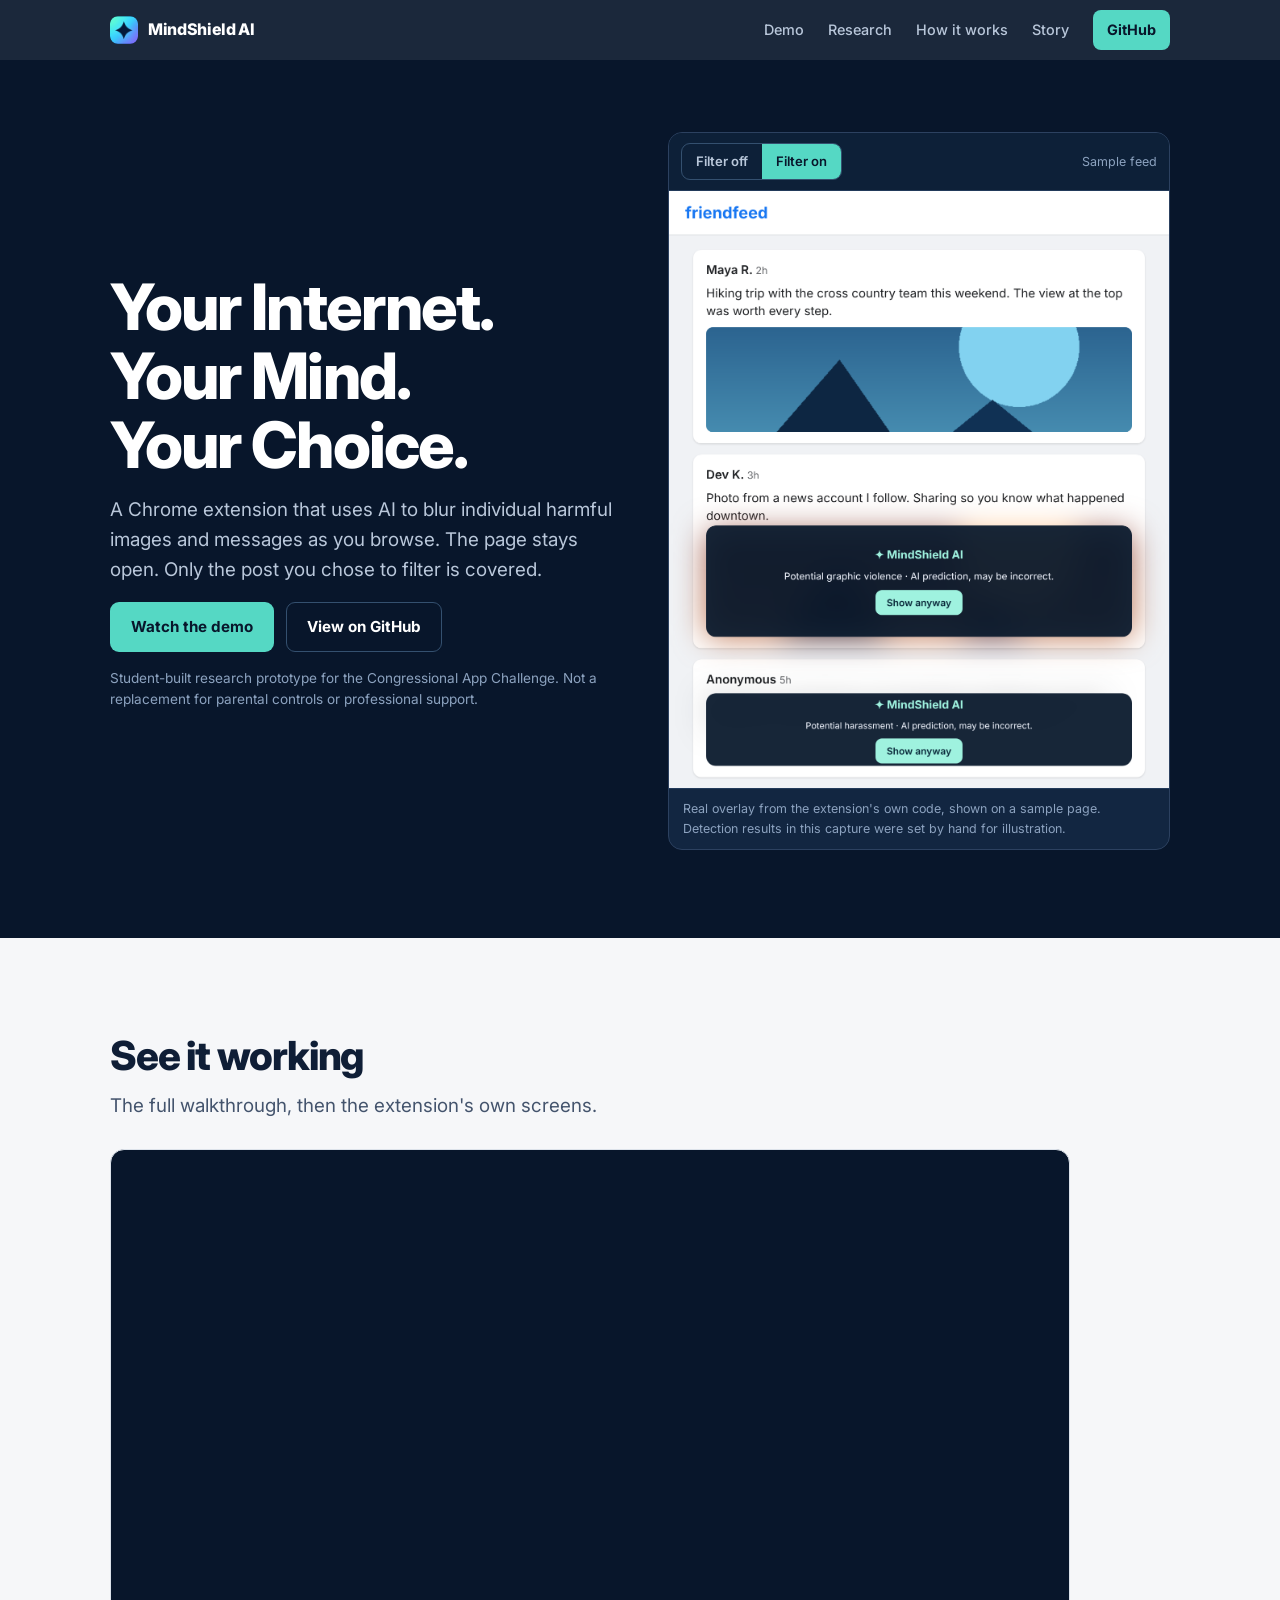
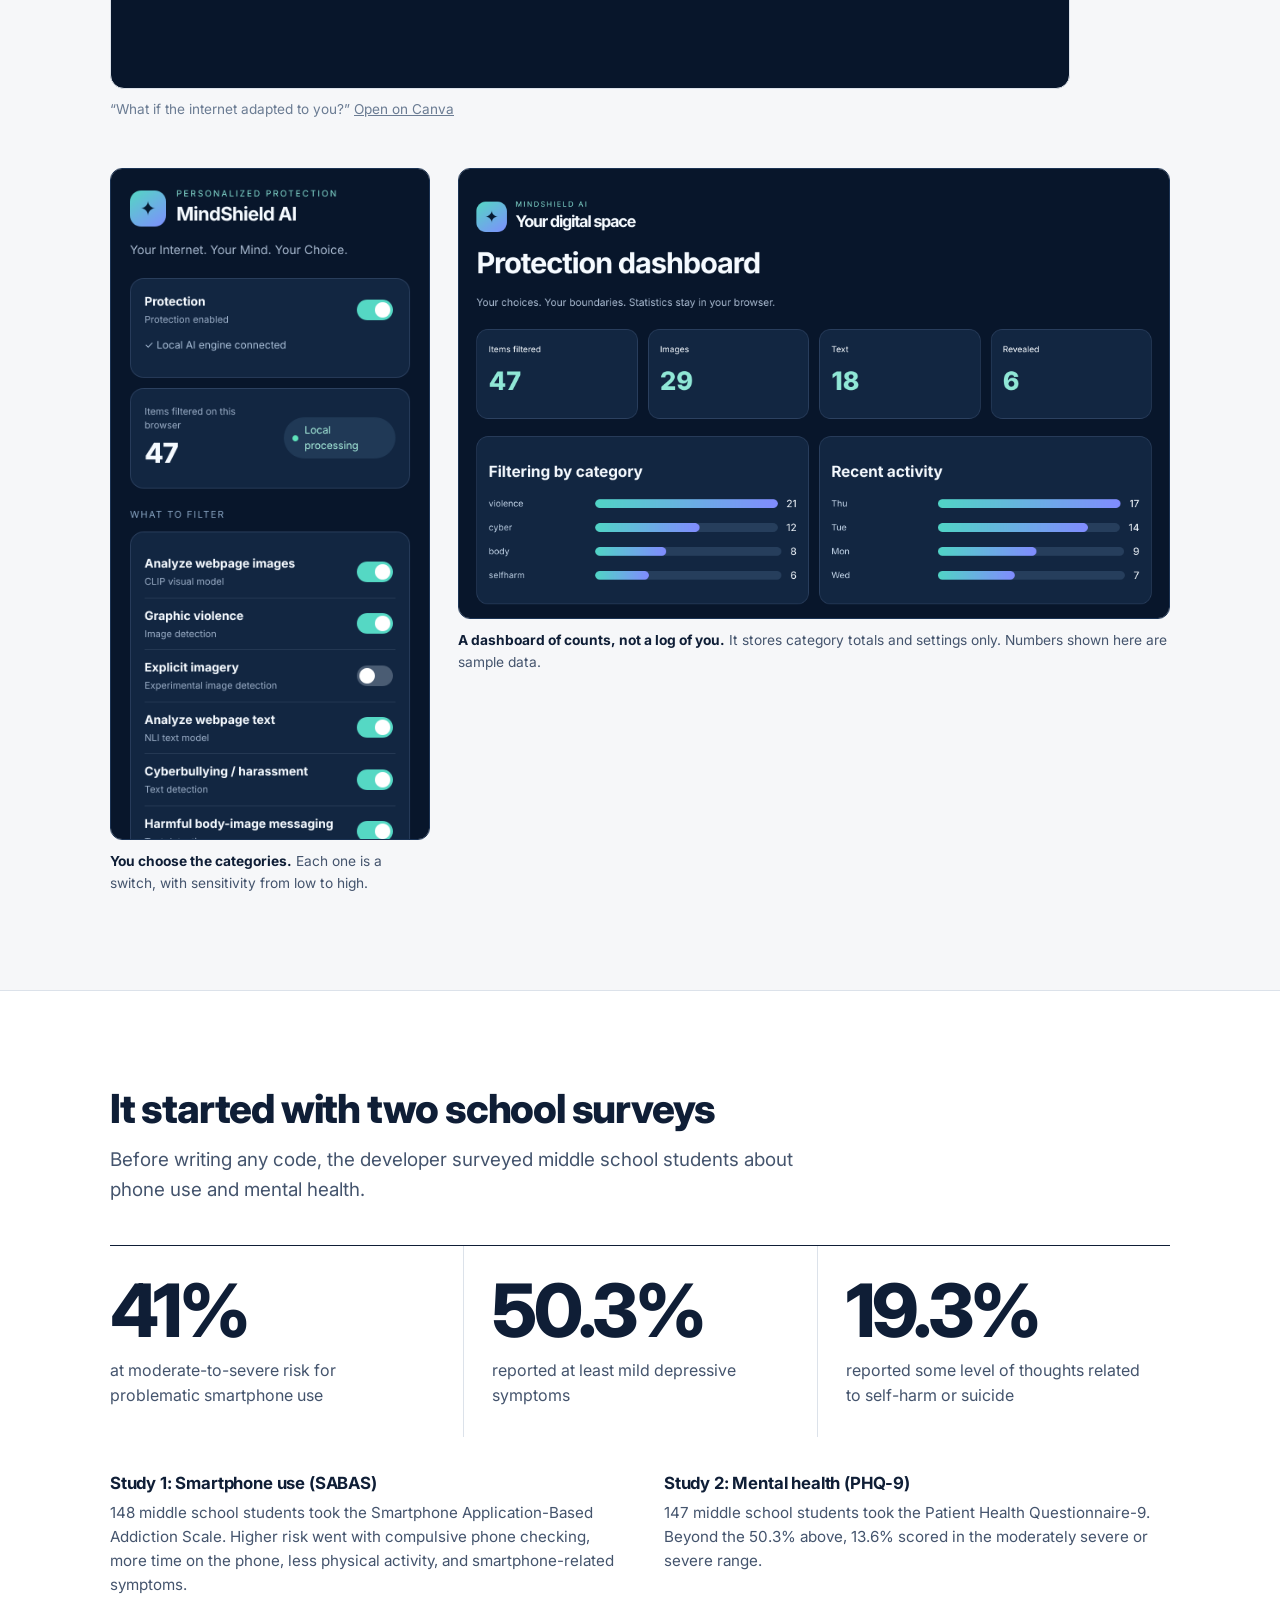
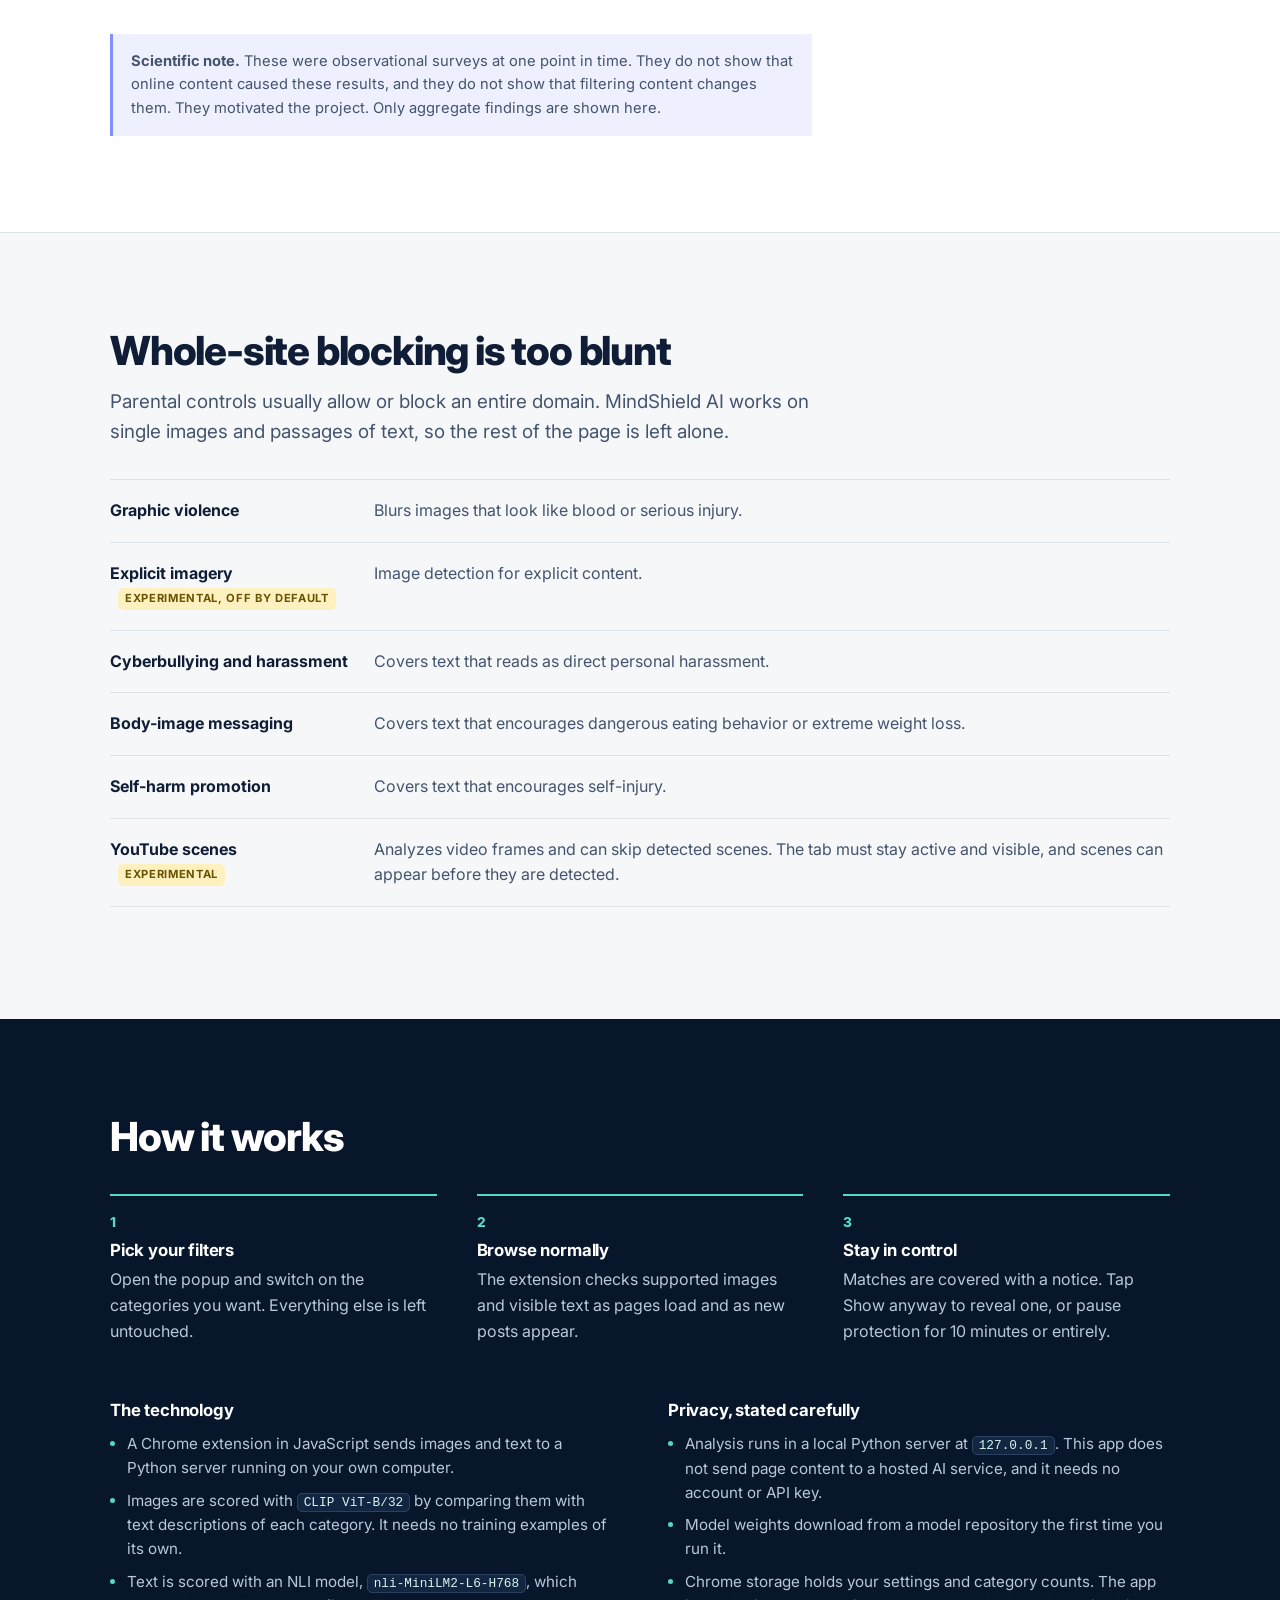
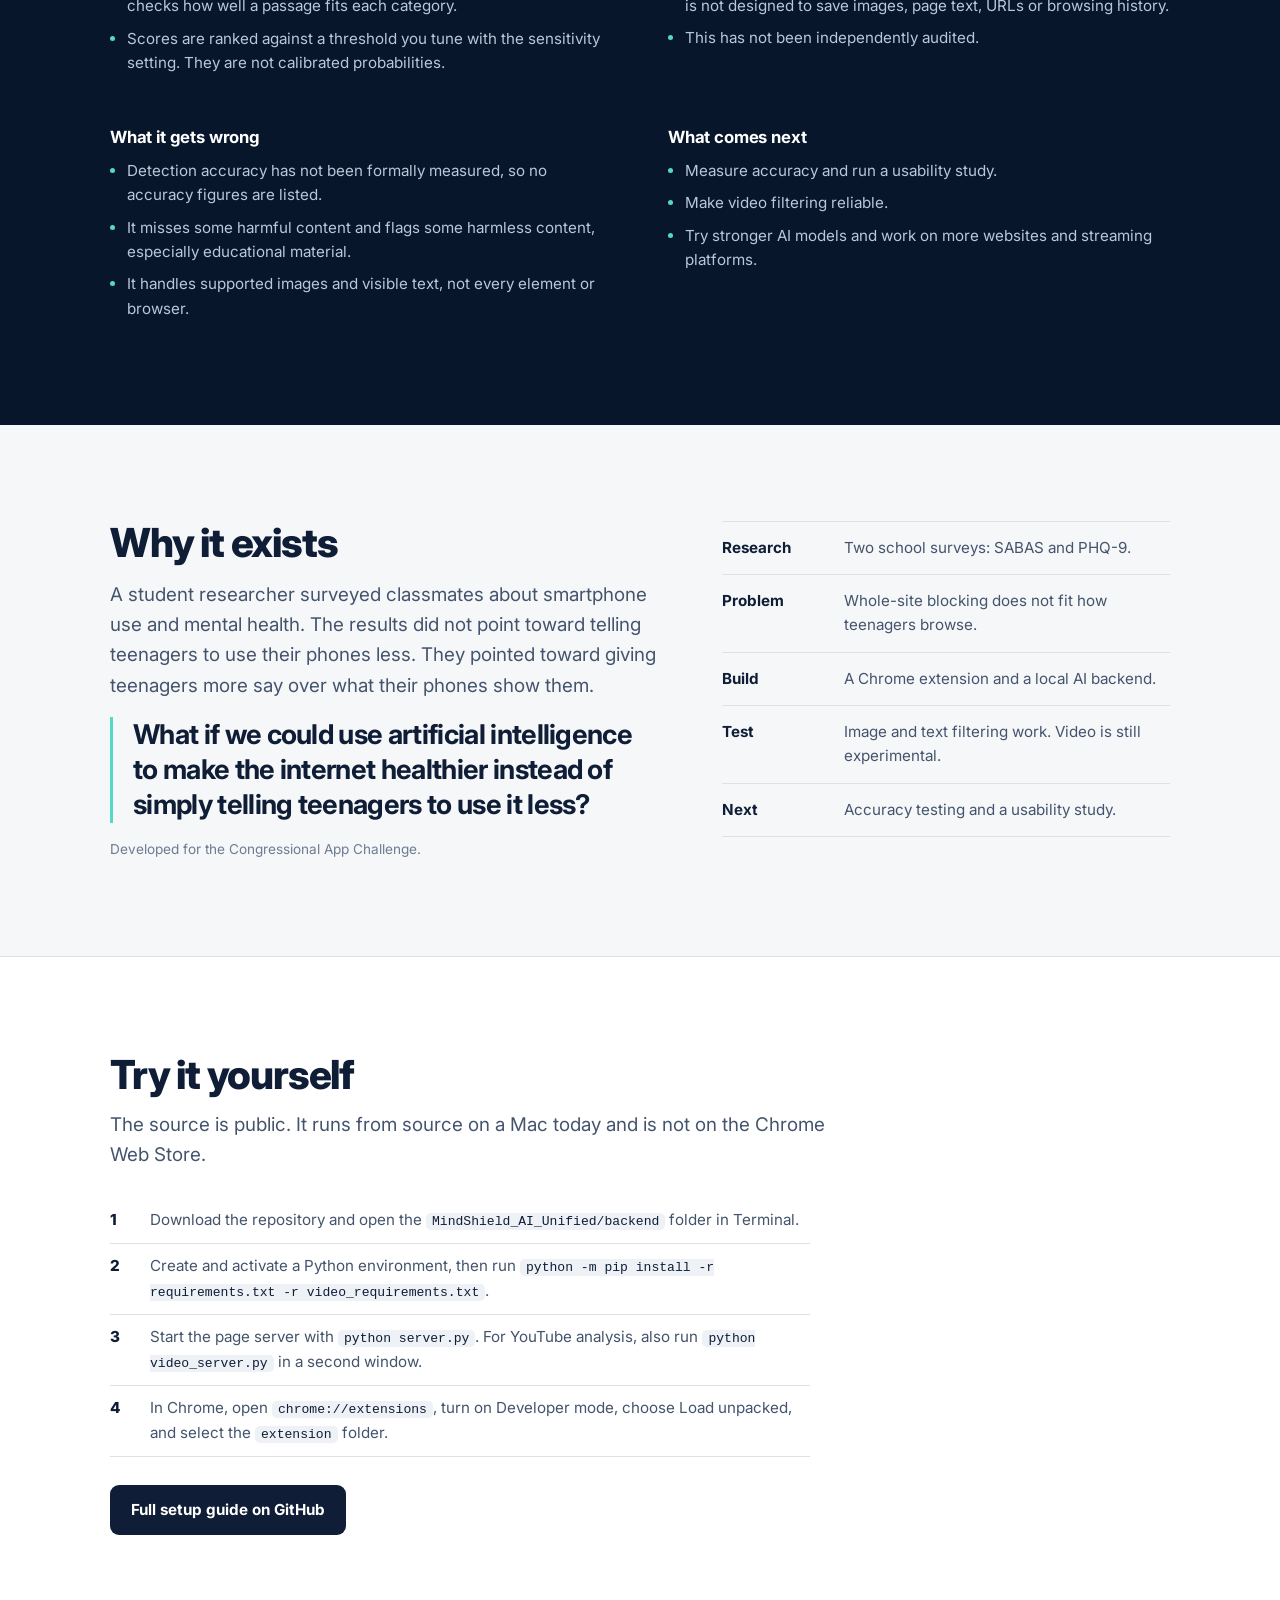
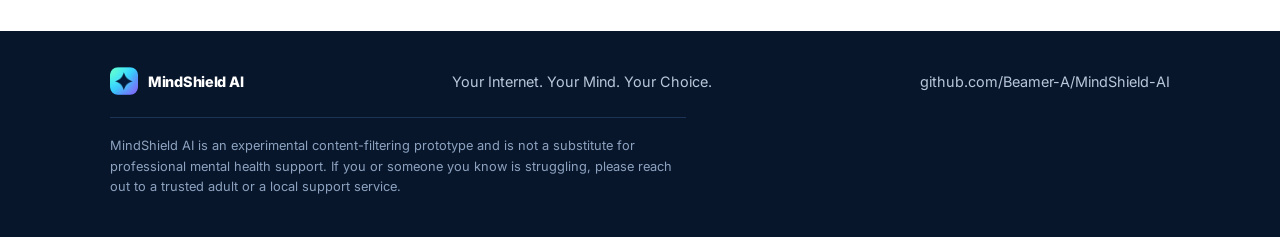
<file: docs/index.html>
<!doctype html>
<html lang="en">
<head>
<meta charset="utf-8">
<meta name="viewport" content="width=device-width,initial-scale=1,viewport-fit=cover">
<title>MindShield AI</title>
<meta name="description" content="MindShield AI is a student-built Chrome extension that uses AI to blur individual harmful images and messages instead of blocking entire websites.">
<link rel="icon" href="mindshield-icon.png">
<link rel="preconnect" href="https://fonts.googleapis.com">
<link rel="preconnect" href="https://fonts.gstatic.com" crossorigin>
<link rel="stylesheet" href="https://fonts.googleapis.com/css2?family=Inter:wght@400;500;600;700;800&display=swap">
<style>
:root{
  --paper:#F6F7F9;
  --white:#FFFFFF;
  --ink:#0F1E36;
  --ink-2:#44546D;
  --ink-3:#6B7C93;
  --navy:#08162B;
  --navy-2:#122641;
  --teal:#55D8C4;
  --violet:#7F8FFF;
  --rule:#DCE2EA;
  --max:1100px;
}
*{box-sizing:border-box}
html{-webkit-text-size-adjust:100%;scroll-behavior:smooth}
@media(prefers-reduced-motion:reduce){html{scroll-behavior:auto}}
body{margin:0;background:var(--paper);color:var(--ink);font-family:Inter,-apple-system,BlinkMacSystemFont,"Segoe UI",Roboto,sans-serif;font-size:16px;line-height:1.6;-webkit-font-smoothing:antialiased}
img{max-width:100%;display:block}
a{color:inherit}
h1,h2,h3{margin:0;letter-spacing:-.03em;line-height:1.08;text-wrap:balance}
h1{font-size:clamp(2.3rem,5.6vw,4rem);font-weight:800}
h2{font-size:clamp(1.7rem,3.4vw,2.5rem);font-weight:800}
h3{font-size:1.05rem;font-weight:700;letter-spacing:-.01em;line-height:1.3}
p{margin:0}
.wrap{max-width:var(--max);margin:0 auto;padding:0 max(20px,env(safe-area-inset-left))}
section{padding:clamp(56px,8vw,96px) 0;scroll-margin-top:64px}
.lede{font-size:clamp(1.02rem,1.6vw,1.18rem);color:var(--ink-2);max-width:60ch}
.small{font-size:.85rem;color:var(--ink-3);line-height:1.55}
.stack>*+*{margin-top:16px}

/* nav */
header{position:sticky;top:0;z-index:20;background:rgba(8,22,43,.92);backdrop-filter:blur(10px);color:#fff}
.nav{display:flex;align-items:center;gap:20px;min-height:60px}
.brand{display:flex;align-items:center;gap:10px;text-decoration:none;font-weight:800;letter-spacing:-.02em}
.brand img{width:28px;height:28px;border-radius:8px}
.links{display:flex;gap:24px;margin-left:auto;align-items:center}
.links a{text-decoration:none;font-size:.9rem;color:#B9C7DA;font-weight:500}
.links a:hover{color:#fff}
.links .gh{color:var(--navy);background:var(--teal);padding:8px 14px;border-radius:8px;font-weight:700}
.links .gh:hover{color:var(--navy);background:#7BE6D5}
.menu-btn{display:none;margin-left:auto;background:none;border:1px solid #2C4160;color:#fff;border-radius:8px;padding:7px 12px;font:inherit;font-size:.88rem;font-weight:600;cursor:pointer}
@media(max-width:780px){
  .menu-btn{display:block}
  .links{display:none;position:absolute;left:0;right:0;top:60px;background:var(--navy);flex-direction:column;align-items:stretch;gap:0;padding:8px 20px 16px;border-bottom:1px solid #1B3354;margin:0}
  .links.open{display:flex}
  .links a{padding:12px 0;border-bottom:1px solid #16294A}
  .links .gh{margin-top:12px;text-align:center;border-bottom:0}
}

/* buttons */
.btns{display:flex;flex-wrap:wrap;gap:12px}
.btn{display:inline-block;padding:12px 20px;border-radius:9px;font-weight:700;font-size:.95rem;text-decoration:none;border:1px solid transparent}
.btn-main{background:var(--teal);color:var(--navy)}
.btn-main:hover{background:#7BE6D5}
.btn-line{border-color:#34506F;color:#fff}
.btn-line:hover{border-color:var(--teal);color:var(--teal)}
.btn-dark{background:var(--ink);color:#fff}
.btn-dark:hover{background:#1E3354}
a:focus-visible,button:focus-visible{outline:3px solid var(--violet);outline-offset:3px}

/* hero */
.hero{background:var(--navy);color:#fff;padding:clamp(40px,6vw,72px) 0 clamp(56px,8vw,88px)}
.hero-grid{display:grid;gap:clamp(32px,5vw,56px);align-items:center}
@media(min-width:960px){.hero-grid{grid-template-columns:1fr 1fr}}
.hero p.lede{color:#B9C7DA}
.hero .small{color:#8CA2BF}
.shot{background:var(--navy-2);border:1px solid #2C4160;border-radius:14px;overflow:hidden}
.shot-bar{display:flex;align-items:center;justify-content:space-between;gap:10px;padding:10px 12px;border-bottom:1px solid #223A5A;background:#0D2038}
.seg{display:inline-flex;border:1px solid #34506F;border-radius:9px;overflow:hidden}
.seg button{background:none;border:0;color:#B9C7DA;font:inherit;font-size:.82rem;font-weight:600;padding:7px 14px;cursor:pointer}
.seg button[aria-pressed="true"]{background:var(--teal);color:var(--navy)}
.shot-title{font-size:.78rem;color:#8CA2BF}
.shot-view{aspect-ratio:620/740;overflow:hidden;background:#EEF1F5}
.shot-view img{width:100%;height:100%;object-fit:cover;object-position:top}
.shot-cap{padding:10px 14px;font-size:.78rem;color:#8CA2BF;border-top:1px solid #223A5A}

/* demo */
.demo-video{position:relative;width:100%;max-width:960px;aspect-ratio:16/9;border-radius:14px;overflow:hidden;background:var(--navy);border:1px solid var(--rule);margin-top:28px}
.demo-video iframe{position:absolute;inset:0;width:100%;height:100%;border:0}
.gallery{display:grid;gap:28px;margin-top:48px;align-items:start}
@media(min-width:860px){.gallery{grid-template-columns:minmax(0,.62fr) minmax(0,1.38fr)}}
figure{margin:0}
figure img{border-radius:12px;border:1px solid #1B3354;width:100%;height:auto}
figcaption{margin-top:10px;font-size:.86rem;color:var(--ink-2)}
figcaption b{color:var(--ink)}

/* research */
.research{background:var(--white);border-block:1px solid var(--rule)}
.stats{display:grid;gap:0;margin-top:40px;border-top:1px solid var(--ink)}
@media(min-width:860px){.stats{grid-template-columns:repeat(3,1fr)}.stats>div+div{border-left:1px solid var(--rule)}}
.stats>div{padding:26px 0}
@media(min-width:860px){.stats>div{padding:28px 28px 28px 0}.stats>div+div{padding-left:28px}}
@media(max-width:859px){.stats>div+div{border-top:1px solid var(--rule)}}
.big{font-size:clamp(3rem,7vw,4.6rem);font-weight:800;letter-spacing:-.045em;line-height:1;color:var(--ink)}
.stats p{margin-top:10px;color:var(--ink-2);max-width:30ch}
.studies{display:grid;gap:28px;margin-top:36px}
@media(min-width:860px){.studies{grid-template-columns:1fr 1fr;gap:48px}}
.studies h3{margin-bottom:6px}
.studies p{color:var(--ink-2);font-size:.95rem}
.note{margin-top:36px;padding:16px 18px;border-left:3px solid var(--violet);background:#EEF0FF;font-size:.92rem;color:var(--ink-2);max-width:78ch}

/* filters list */
.filters{margin-top:32px;border-top:1px solid var(--rule)}
.filters div{display:grid;gap:4px 24px;padding:18px 0;border-bottom:1px solid var(--rule)}
@media(min-width:760px){.filters div{grid-template-columns:240px 1fr}}
.filters dt,.filters dd{margin:0}
.filters dt{font-weight:700}
.filters dd{color:var(--ink-2)}
.tag{display:inline-block;margin-left:8px;font-size:.7rem;font-weight:700;letter-spacing:.06em;text-transform:uppercase;color:#6A5300;background:#FFF1BF;border-radius:5px;padding:2px 7px;vertical-align:2px}

/* how */
.dark{background:var(--navy);color:#fff}
.dark .lede,.dark p{color:#B9C7DA}
.steps{counter-reset:s;display:grid;gap:28px;margin-top:36px}
@media(min-width:860px){.steps{grid-template-columns:repeat(3,1fr);gap:40px}}
.steps li{list-style:none;counter-increment:s;border-top:2px solid var(--teal);padding-top:16px}
.steps ol,.steps{padding:0;margin-left:0}
.steps li::before{content:counter(s);display:block;font-size:.85rem;font-weight:800;color:var(--teal);margin-bottom:6px}
.steps h3{color:#fff;margin-bottom:6px}
.facts{display:grid;gap:36px;margin-top:56px}
@media(min-width:860px){.facts{grid-template-columns:1fr 1fr;gap:56px}}
.facts h3{color:#fff;margin-bottom:10px}
.facts ul{margin:0;padding-left:1.1em;color:#B9C7DA;font-size:.95rem}
.facts li{margin-bottom:8px}
.facts li::marker{color:var(--teal)}
.facts code{background:#122641;border:1px solid #2C4160;border-radius:5px;padding:1px 6px;font-size:.84em;color:#D3F5EE}

/* story */
.story-grid{display:grid;gap:40px}
@media(min-width:900px){.story-grid{grid-template-columns:1.1fr .9fr;gap:64px;align-items:start}}
blockquote{margin:0;font-size:clamp(1.25rem,2.6vw,1.7rem);font-weight:700;letter-spacing:-.025em;line-height:1.3;border-left:3px solid var(--teal);padding-left:20px}
.path{margin:0;padding:0;list-style:none;border-top:1px solid var(--rule)}
.path li{padding:14px 0;border-bottom:1px solid var(--rule);display:grid;grid-template-columns:110px 1fr;gap:12px;font-size:.95rem}
.path b{color:var(--ink)}
.path span{color:var(--ink-2)}

/* get it */
.get{background:var(--white);border-top:1px solid var(--rule)}
.install{margin:28px 0 0;padding:0;list-style:none;counter-reset:i;max-width:70ch}
.install li{counter-increment:i;display:grid;grid-template-columns:30px 1fr;gap:10px;padding:10px 0;border-bottom:1px solid var(--rule);color:var(--ink-2);font-size:.95rem}
.install li::before{content:counter(i);font-weight:800;color:var(--ink)}
.install code{background:#EEF1F5;border-radius:5px;padding:1px 6px;font-size:.86em;color:var(--ink)}

footer{background:var(--navy);color:#B9C7DA;padding:36px 0 44px;font-size:.9rem}
.foot{display:flex;flex-wrap:wrap;gap:20px;justify-content:space-between;align-items:center}
footer a{text-decoration:none}
footer a:hover{color:#fff}
.disclaim{margin-top:22px;padding-top:18px;border-top:1px solid #1B3354;font-size:.8rem;color:#8CA2BF;max-width:72ch}
</style>
</head>
<body>

<header>
  <div class="wrap nav">
    <a class="brand" href="#top"><img src="mindshield-icon.png" alt="">MindShield AI</a>
    <button class="menu-btn" type="button" aria-expanded="false" aria-controls="links">Menu</button>
    <nav class="links" id="links" aria-label="Primary">
      <a href="#demo">Demo</a>
      <a href="#research">Research</a>
      <a href="#how">How it works</a>
      <a href="#story">Story</a>
      <a class="gh" href="https://github.com/Beamer-A/MindShield-AI" target="_blank" rel="noopener">GitHub</a>
    </nav>
  </div>
</header>

<main id="top">

<!-- HERO -->
<div class="hero">
  <div class="wrap hero-grid">
    <div class="stack">
      <h1>Your Internet. Your Mind. Your Choice.</h1>
      <p class="lede">A Chrome extension that uses AI to blur individual harmful images and messages as you browse. The page stays open. Only the post you chose to filter is covered.</p>
      <div class="btns">
        <a class="btn btn-main" href="#demo">Watch the demo</a>
        <a class="btn btn-line" href="https://github.com/Beamer-A/MindShield-AI" target="_blank" rel="noopener">View on GitHub</a>
      </div>
      <p class="small">Student-built research prototype for the Congressional App Challenge. Not a replacement for parental controls or professional support.</p>
    </div>

    <div>
      <div class="shot">
        <div class="shot-bar">
          <div class="seg" role="group" aria-label="Filtering preview">
            <button type="button" aria-pressed="false" data-view="before">Filter off</button>
            <button type="button" aria-pressed="true" data-view="after">Filter on</button>
          </div>
          <span class="shot-title">Sample feed</span>
        </div>
        <div class="shot-view">
          <img id="shot-img" src="img/after.png" width="1240" height="1600" alt="A sample social feed with a violent image and a harassing message covered by MindShield AI, each with a Show anyway button">
        </div>
        <p class="shot-cap">Real overlay from the extension's own code, shown on a sample page. Detection results in this capture were set by hand for illustration.</p>
      </div>
    </div>
  </div>
</div>

<!-- DEMO -->
<section id="demo">
  <div class="wrap">
    <h2>See it working</h2>
    <p class="lede" style="margin-top:14px">The full walkthrough, then the extension's own screens.</p>

    <div class="demo-video">
      <iframe loading="lazy" src="https://www.canva.com/design/DAHYZEJ8mzI/ldwrsBYES4aurwOYiQrlPQ/watch?embed" title="What if the internet adapted to you? The MindShield AI demonstration" allowfullscreen allow="fullscreen"></iframe>
    </div>
    <p class="small" style="margin-top:10px">&ldquo;What if the internet adapted to you?&rdquo; <a href="https://www.canva.com/design/DAHYZEJ8mzI/ldwrsBYES4aurwOYiQrlPQ/watch?utm_content=DAHYZEJ8mzI&amp;utm_campaign=designshare&amp;utm_medium=embeds&amp;utm_source=link" target="_blank" rel="noopener">Open on Canva</a></p>

    <div class="gallery">
      <figure>
        <img src="img/popup.png" width="740" height="1560" loading="lazy" alt="The MindShield AI popup with protection switched on and toggles for violence, explicit imagery, cyberbullying, body-image messaging and self-harm">
        <figcaption><b>You choose the categories.</b> Each one is a switch, with sensitivity from low to high.</figcaption>
      </figure>
      <figure>
        <img src="img/dashboard.png" width="1960" height="1240" loading="lazy" alt="The MindShield AI dashboard showing counts of items filtered by category and by day">
        <figcaption><b>A dashboard of counts, not a log of you.</b> It stores category totals and settings only. Numbers shown here are sample data.</figcaption>
      </figure>
    </div>
  </div>
</section>

<!-- RESEARCH -->
<section class="research" id="research">
  <div class="wrap">
    <h2>It started with two school surveys</h2>
    <p class="lede" style="margin-top:14px">Before writing any code, the developer surveyed middle school students about phone use and mental health.</p>

    <div class="stats">
      <div><div class="big">41%</div><p>at moderate-to-severe risk for problematic smartphone use</p></div>
      <div><div class="big">50.3%</div><p>reported at least mild depressive symptoms</p></div>
      <div><div class="big">19.3%</div><p>reported some level of thoughts related to self-harm or suicide</p></div>
    </div>

    <div class="studies">
      <div>
        <h3>Study 1: Smartphone use (SABAS)</h3>
        <p>148 middle school students took the Smartphone Application-Based Addiction Scale. Higher risk went with compulsive phone checking, more time on the phone, less physical activity, and smartphone-related symptoms.</p>
      </div>
      <div>
        <h3>Study 2: Mental health (PHQ-9)</h3>
        <p>147 middle school students took the Patient Health Questionnaire-9. Beyond the 50.3% above, 13.6% scored in the moderately severe or severe range.</p>
      </div>
    </div>

    <p class="note"><strong>Scientific note.</strong> These were observational surveys at one point in time. They do not show that online content caused these results, and they do not show that filtering content changes them. They motivated the project. Only aggregate findings are shown here.</p>
  </div>
</section>

<!-- WHAT IT FILTERS -->
<section id="filters">
  <div class="wrap">
    <h2>Whole-site blocking is too blunt</h2>
    <p class="lede" style="margin-top:14px">Parental controls usually allow or block an entire domain. MindShield AI works on single images and passages of text, so the rest of the page is left alone.</p>

    <dl class="filters">
      <div><dt>Graphic violence</dt><dd>Blurs images that look like blood or serious injury.</dd></div>
      <div><dt>Explicit imagery <span class="tag">Experimental, off by default</span></dt><dd>Image detection for explicit content.</dd></div>
      <div><dt>Cyberbullying and harassment</dt><dd>Covers text that reads as direct personal harassment.</dd></div>
      <div><dt>Body-image messaging</dt><dd>Covers text that encourages dangerous eating behavior or extreme weight loss.</dd></div>
      <div><dt>Self-harm promotion</dt><dd>Covers text that encourages self-injury.</dd></div>
      <div><dt>YouTube scenes <span class="tag">Experimental</span></dt><dd>Analyzes video frames and can skip detected scenes. The tab must stay active and visible, and scenes can appear before they are detected.</dd></div>
    </dl>
  </div>
</section>

<!-- HOW IT WORKS -->
<section class="dark" id="how">
  <div class="wrap">
    <h2>How it works</h2>
    <ol class="steps">
      <li><h3>Pick your filters</h3><p>Open the popup and switch on the categories you want. Everything else is left untouched.</p></li>
      <li><h3>Browse normally</h3><p>The extension checks supported images and visible text as pages load and as new posts appear.</p></li>
      <li><h3>Stay in control</h3><p>Matches are covered with a notice. Tap Show anyway to reveal one, or pause protection for 10 minutes or entirely.</p></li>
    </ol>

    <div class="facts">
      <div>
        <h3>The technology</h3>
        <ul>
          <li>A Chrome extension in JavaScript sends images and text to a Python server running on your own computer.</li>
          <li>Images are scored with <code>CLIP ViT-B/32</code> by comparing them with text descriptions of each category. It needs no training examples of its own.</li>
          <li>Text is scored with an NLI model, <code>nli-MiniLM2-L6-H768</code>, which checks how well a passage fits each category.</li>
          <li>Scores are ranked against a threshold you tune with the sensitivity setting. They are not calibrated probabilities.</li>
        </ul>
      </div>
      <div>
        <h3>Privacy, stated carefully</h3>
        <ul>
          <li>Analysis runs in a local Python server at <code>127.0.0.1</code>. This app does not send page content to a hosted AI service, and it needs no account or API key.</li>
          <li>Model weights download from a model repository the first time you run it.</li>
          <li>Chrome storage holds your settings and category counts. The app is not designed to save images, page text, URLs or browsing history.</li>
          <li>This has not been independently audited.</li>
        </ul>
      </div>
    </div>

    <div class="facts" style="margin-top:44px">
      <div>
        <h3>What it gets wrong</h3>
        <ul>
          <li>Detection accuracy has not been formally measured, so no accuracy figures are listed.</li>
          <li>It misses some harmful content and flags some harmless content, especially educational material.</li>
          <li>It handles supported images and visible text, not every element or browser.</li>
        </ul>
      </div>
      <div>
        <h3>What comes next</h3>
        <ul>
          <li>Measure accuracy and run a usability study.</li>
          <li>Make video filtering reliable.</li>
          <li>Try stronger AI models and work on more websites and streaming platforms.</li>
        </ul>
      </div>
    </div>
  </div>
</section>

<!-- STORY -->
<section id="story">
  <div class="wrap story-grid">
    <div class="stack">
      <h2>Why it exists</h2>
      <p class="lede">A student researcher surveyed classmates about smartphone use and mental health. The results did not point toward telling teenagers to use their phones less. They pointed toward giving teenagers more say over what their phones show them.</p>
      <blockquote>What if we could use artificial intelligence to make the internet healthier instead of simply telling teenagers to use it less?</blockquote>
      <p class="small">Developed for the Congressional App Challenge.</p>
    </div>
    <ul class="path" aria-label="Project path">
      <li><b>Research</b><span>Two school surveys: SABAS and PHQ-9.</span></li>
      <li><b>Problem</b><span>Whole-site blocking does not fit how teenagers browse.</span></li>
      <li><b>Build</b><span>A Chrome extension and a local AI backend.</span></li>
      <li><b>Test</b><span>Image and text filtering work. Video is still experimental.</span></li>
      <li><b>Next</b><span>Accuracy testing and a usability study.</span></li>
    </ul>
  </div>
</section>

<!-- GET IT -->
<section class="get" id="get">
  <div class="wrap">
    <h2>Try it yourself</h2>
    <p class="lede" style="margin-top:14px">The source is public. It runs from source on a Mac today and is not on the Chrome Web Store.</p>
    <ol class="install">
      <li><span>Download the repository and open the <code>MindShield_AI_Unified/backend</code> folder in Terminal.</span></li>
      <li><span>Create and activate a Python environment, then run <code>python -m pip install -r requirements.txt -r video_requirements.txt</code>.</span></li>
      <li><span>Start the page server with <code>python server.py</code>. For YouTube analysis, also run <code>python video_server.py</code> in a second window.</span></li>
      <li><span>In Chrome, open <code>chrome://extensions</code>, turn on Developer mode, choose Load unpacked, and select the <code>extension</code> folder.</span></li>
    </ol>
    <div class="btns" style="margin-top:28px">
      <a class="btn btn-dark" href="https://github.com/Beamer-A/MindShield-AI/tree/main/MindShield_AI_Unified" target="_blank" rel="noopener">Full setup guide on GitHub</a>
    </div>
  </div>
</section>

</main>

<footer>
  <div class="wrap">
    <div class="foot">
      <a class="brand" href="#top" style="color:#fff"><img src="mindshield-icon.png" alt="">MindShield AI</a>
      <span>Your Internet. Your Mind. Your Choice.</span>
      <a href="https://github.com/Beamer-A/MindShield-AI" target="_blank" rel="noopener">github.com/Beamer-A/MindShield-AI</a>
    </div>
    <p class="disclaim">MindShield AI is an experimental content-filtering prototype and is not a substitute for professional mental health support. If you or someone you know is struggling, please reach out to a trusted adult or a local support service.</p>
  </div>
</footer>

<script>
(function(){
  var btn=document.querySelector('.menu-btn'),links=document.getElementById('links');
  btn.addEventListener('click',function(){
    var open=links.classList.toggle('open');
    btn.setAttribute('aria-expanded',String(open));
  });
  links.addEventListener('click',function(e){
    if(e.target.tagName==='A'){links.classList.remove('open');btn.setAttribute('aria-expanded','false')}
  });
  var img=document.getElementById('shot-img');
  var alts={
    before:'The same sample feed with filtering off: a news photo and a harassing message are fully visible',
    after:'A sample social feed with a violent image and a harassing message covered by MindShield AI, each with a Show anyway button'
  };
  document.querySelectorAll('.seg button').forEach(function(b){
    b.addEventListener('click',function(){
      var v=b.dataset.view;
      img.src='img/'+v+'.png';img.alt=alts[v];
      document.querySelectorAll('.seg button').forEach(function(o){o.setAttribute('aria-pressed',String(o===b))});
    });
  });
})();
</script>
</body>
</html>
</file>
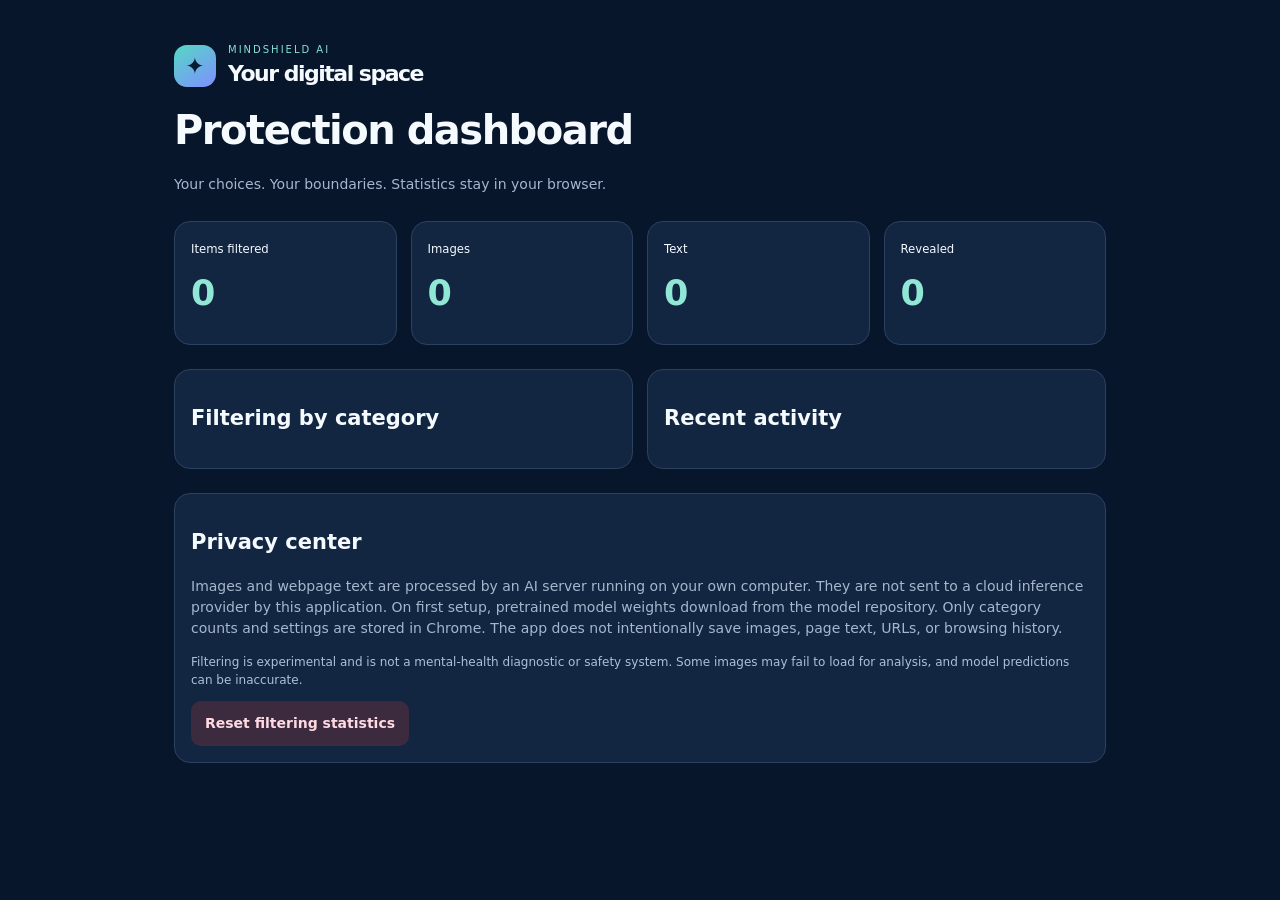
<file: MindShield_AI_Unified/extension/dashboard.html>
<!doctype html><html lang="en"><head><meta charset="utf-8"><meta name="viewport" content="width=device-width,initial-scale=1"><link rel="stylesheet" href="ui.css"><title>MindShield Dashboard</title></head><body><main class="dash"><div class="brand"><div class="logo">✦</div><div><div class="eyebrow">MINDSHIELD AI</div><h1 style="font-size:22px;margin:0">Your digital space</h1></div></div><h1>Protection dashboard</h1><p class="muted">Your choices. Your boundaries. Statistics stay in your browser.</p><div class="grid"><div class="card"><small>Items filtered</small><div class="metric" id="total">0</div></div><div class="card"><small>Images</small><div class="metric" id="images">0</div></div><div class="card"><small>Text</small><div class="metric" id="text">0</div></div><div class="card"><small>Revealed</small><div class="metric" id="revealed">0</div></div></div><div class="panel-grid"><section class="card"><h2>Filtering by category</h2><div id="categories"></div></section><section class="card"><h2>Recent activity</h2><div id="daily"></div></section></div><section class="card"><h2>Privacy center</h2><p class="muted">Images and webpage text are processed by an AI server running on your own computer. They are not sent to a cloud inference provider by this application. On first setup, pretrained model weights download from the model repository. Only category counts and settings are stored in Chrome. The app does not intentionally save images, page text, URLs, or browsing history.</p><p class="tiny">Filtering is experimental and is not a mental-health diagnostic or safety system. Some images may fail to load for analysis, and model predictions can be inaccurate.</p><button class="btn danger" id="reset">Reset filtering statistics</button></section></main><script src="dashboard.js"></script></body></html>
</file>
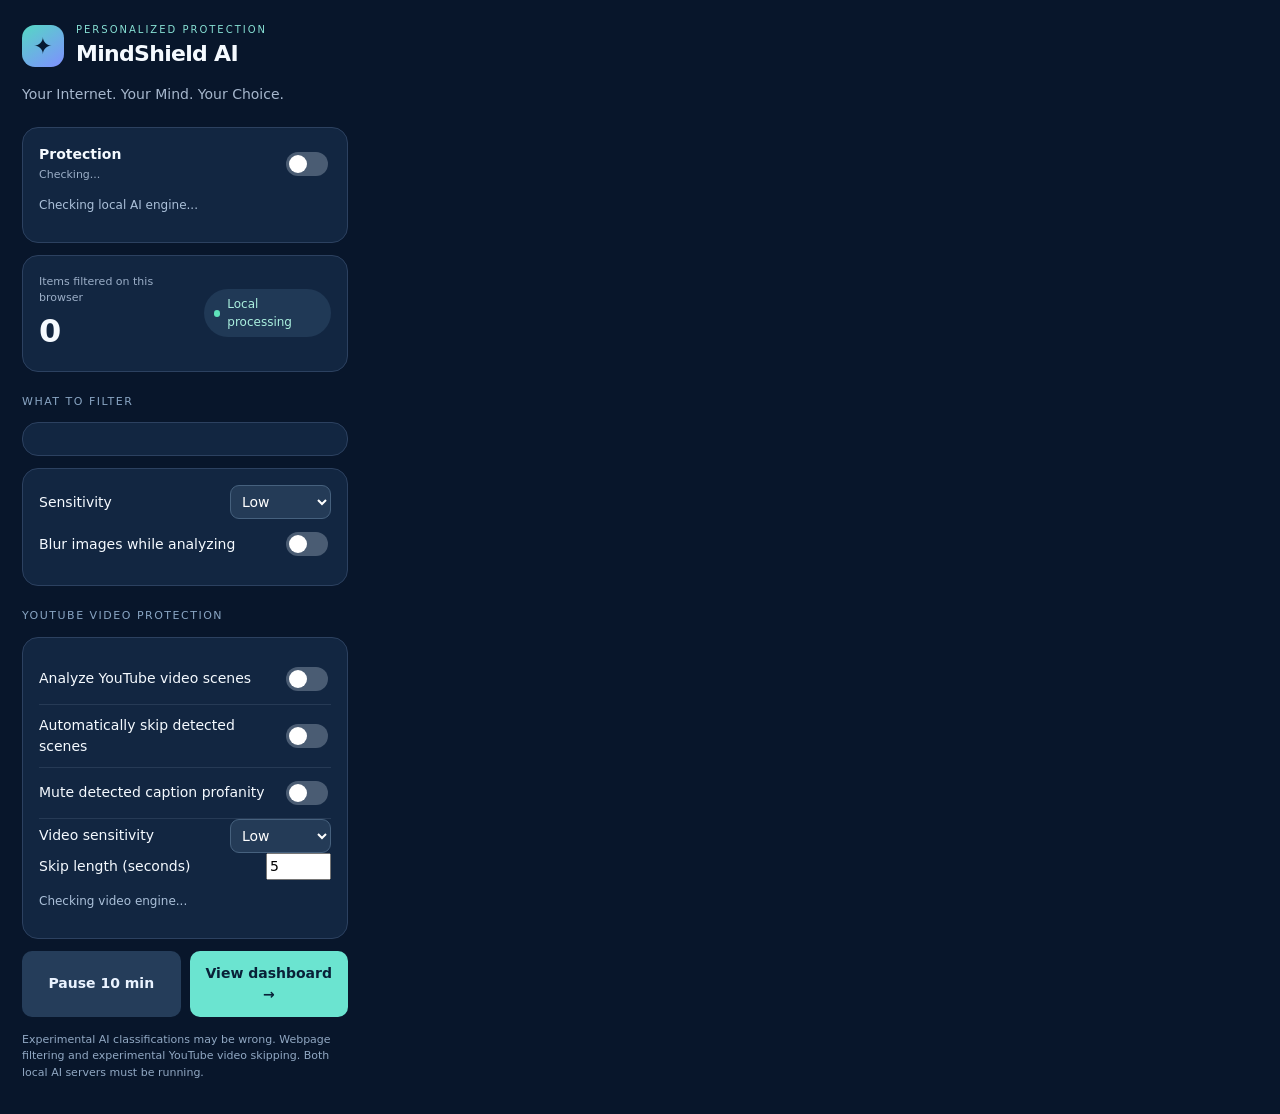
<file: MindShield_AI_Unified/extension/popup.html>
<!doctype html><html lang="en"><head><meta charset="utf-8"><meta name="viewport" content="width=device-width,initial-scale=1"><link rel="stylesheet" href="ui.css"><title>MindShield AI</title></head><body><main class="popup"><div class="brand"><div class="logo">✦</div><div><div class="eyebrow">PERSONALIZED PROTECTION</div><h1>MindShield AI</h1></div></div><p class="tagline">Your Internet. Your Mind. Your Choice.</p><div class="card"><div class="row"><div><strong>Protection</strong><small id="status">Checking...</small></div><input class="toggle" type="checkbox" id="enabled" aria-label="Enable protection"></div><p id="backend" class="tiny">Checking local AI engine...</p></div><div class="card"><div class="row"><div><small>Items filtered on this browser</small><div class="stat" id="count">0</div></div><span class="status"><span class="dot"></span> Local processing</span></div></div><div class="section-title">What to filter</div><div class="card" id="categories"></div><div class="card"><div class="row"><label for="sensitivity">Sensitivity</label><select id="sensitivity"><option value="low">Low</option><option value="medium">Balanced</option><option value="high">High</option></select></div><div class="row category"><label for="preblur">Blur images while analyzing</label><input type="checkbox" class="toggle" id="preblur"></div></div><div class="section-title">YouTube video protection</div><div class="card"><div class="row category"><label for="video_enabled">Analyze YouTube video scenes</label><input class="toggle" type="checkbox" id="video_enabled"></div><div class="row category"><label for="video_autoskip">Automatically skip detected scenes</label><input class="toggle" type="checkbox" id="video_autoskip"></div><div class="row category"><label for="video_muteProfanity">Mute detected caption profanity</label><input class="toggle" type="checkbox" id="video_muteProfanity"></div><div class="row"><label for="video_sensitivity">Video sensitivity</label><select id="video_sensitivity"><option value="relaxed">Low</option><option value="balanced">Balanced</option><option value="strict">High</option></select></div><div class="row"><label for="video_skipSeconds">Skip length (seconds)</label><input id="video_skipSeconds" type="number" min="1" max="30" value="5" style="width:65px"></div><div id="video_categories"></div><p class="tiny" id="video_backend">Checking video engine...</p></div><div class="actions"><button class="btn secondary" id="pause">Pause 10 min</button><button class="btn" id="dashboard">View dashboard →</button></div><p class="footnote">Experimental AI classifications may be wrong. Webpage filtering and experimental YouTube video skipping. Both local AI servers must be running.</p></main><script src="popup.js"></script></body></html>
</file>
<file: MindShield_AI_Unified/extension/ui.css>
*{box-sizing:border-box}body{margin:0;background:#08162b;color:#f5faff;font:14px/1.5 -apple-system,BlinkMacSystemFont,Inter,system-ui,sans-serif}button,select,input{font:inherit}button{cursor:pointer}.popup{width:370px;padding:22px}.brand{display:flex;gap:12px;align-items:center}.logo{display:grid;place-items:center;width:42px;height:42px;border-radius:13px;background:linear-gradient(145deg,#55d8c4,#7f8fff);font-size:23px;color:#061a31}.eyebrow{font-size:10px;letter-spacing:2px;text-transform:uppercase;color:#86dfd3}.brand h1{font-size:22px;letter-spacing:-.7px;margin:0}.muted{color:#a6b7cd}.tagline{margin:14px 0 22px;color:#a6b7cd}.card{background:#122641;border:1px solid #2c4160;border-radius:16px;padding:16px;margin:12px 0}.row{display:flex;align-items:center;justify-content:space-between;gap:12px}.row strong{font-size:14px}.row small{display:block;color:#9baec7;margin-top:2px;font-size:11px}.toggle{appearance:none;position:relative;flex:none;width:42px;height:24px;border-radius:20px;background:#4a5c73;cursor:pointer;transition:.2s}.toggle:after{content:'';position:absolute;top:3px;left:3px;width:18px;height:18px;border-radius:50%;background:#fff;transition:.2s}.toggle:checked{background:#55d8c4}.toggle:checked:after{transform:translateX(18px)}.section-title{font-size:11px;text-transform:uppercase;letter-spacing:1.5px;color:#89a5c3;margin:22px 0 10px}.category{padding:10px 0;border-bottom:1px solid #263a55}.category:last-child{border-bottom:0}.category span{max-width:240px}.category input:disabled{opacity:.3}.status{display:inline-flex;align-items:center;gap:7px;border-radius:30px;padding:6px 10px;background:#203956;color:#aaf0df;font-size:12px}.dot{width:7px;height:7px;background:#5fe3bb;border-radius:50%}.stat{font-size:32px;font-weight:800;letter-spacing:-1px}.btn{background:#6be4d0;border:0;border-radius:10px;padding:12px 14px;color:#092138;font-weight:700}.btn.secondary{background:#253d5a;color:#eaf3ff}.actions{display:flex;gap:9px}.actions .btn{flex:1}.full{width:100%}.footnote{font-size:11px;color:#91a8c3;margin-top:15px}select{background:#243b57;color:white;border:1px solid #46617e;padding:7px;border-radius:9px}.dash{max-width:980px;margin:auto;padding:42px 24px}.dash h1{font-size:40px;letter-spacing:-1.5px;margin:10px 0}.grid{display:grid;grid-template-columns:repeat(4,1fr);gap:14px}.metric{font-size:35px;font-weight:800;margin:8px 0;color:#90e7d6}.panel-grid{display:grid;grid-template-columns:1fr 1fr;gap:14px}.barrow{display:flex;align-items:center;gap:12px;margin:12px 0}.barlabel{width:135px;font-size:12px;color:#bed0e4}.track{height:12px;flex:1;background:#263e5c;border-radius:20px;overflow:hidden}.fill{height:100%;background:linear-gradient(90deg,#51d5c6,#818cff);border-radius:20px}.tiny{font-size:12px;color:#abc0d9}.danger{background:#3c2b3e;color:#ffdae2}@media(max-width:700px){.grid,.panel-grid{grid-template-columns:1fr 1fr}.dash{padding:20px}.dash h1{font-size:30px}}@media(max-width:480px){.grid,.panel-grid{grid-template-columns:1fr}}
</file>
